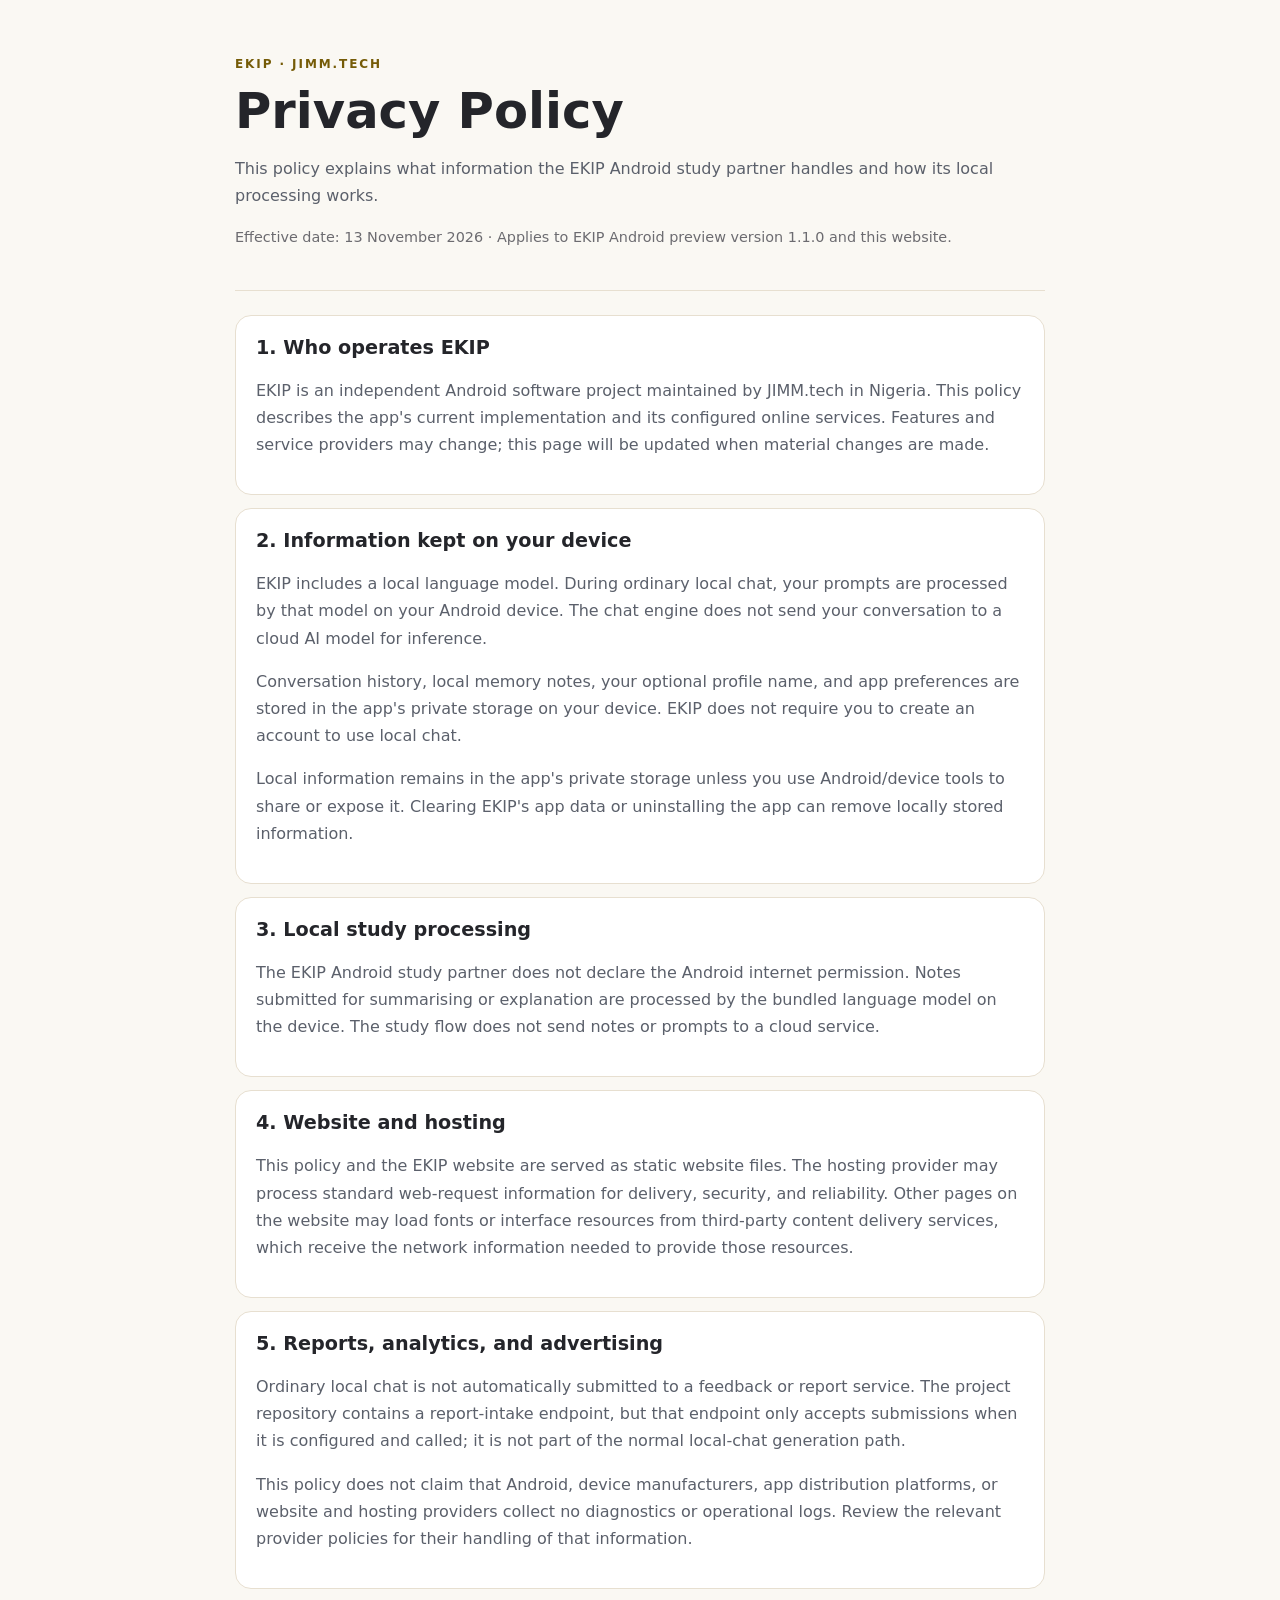
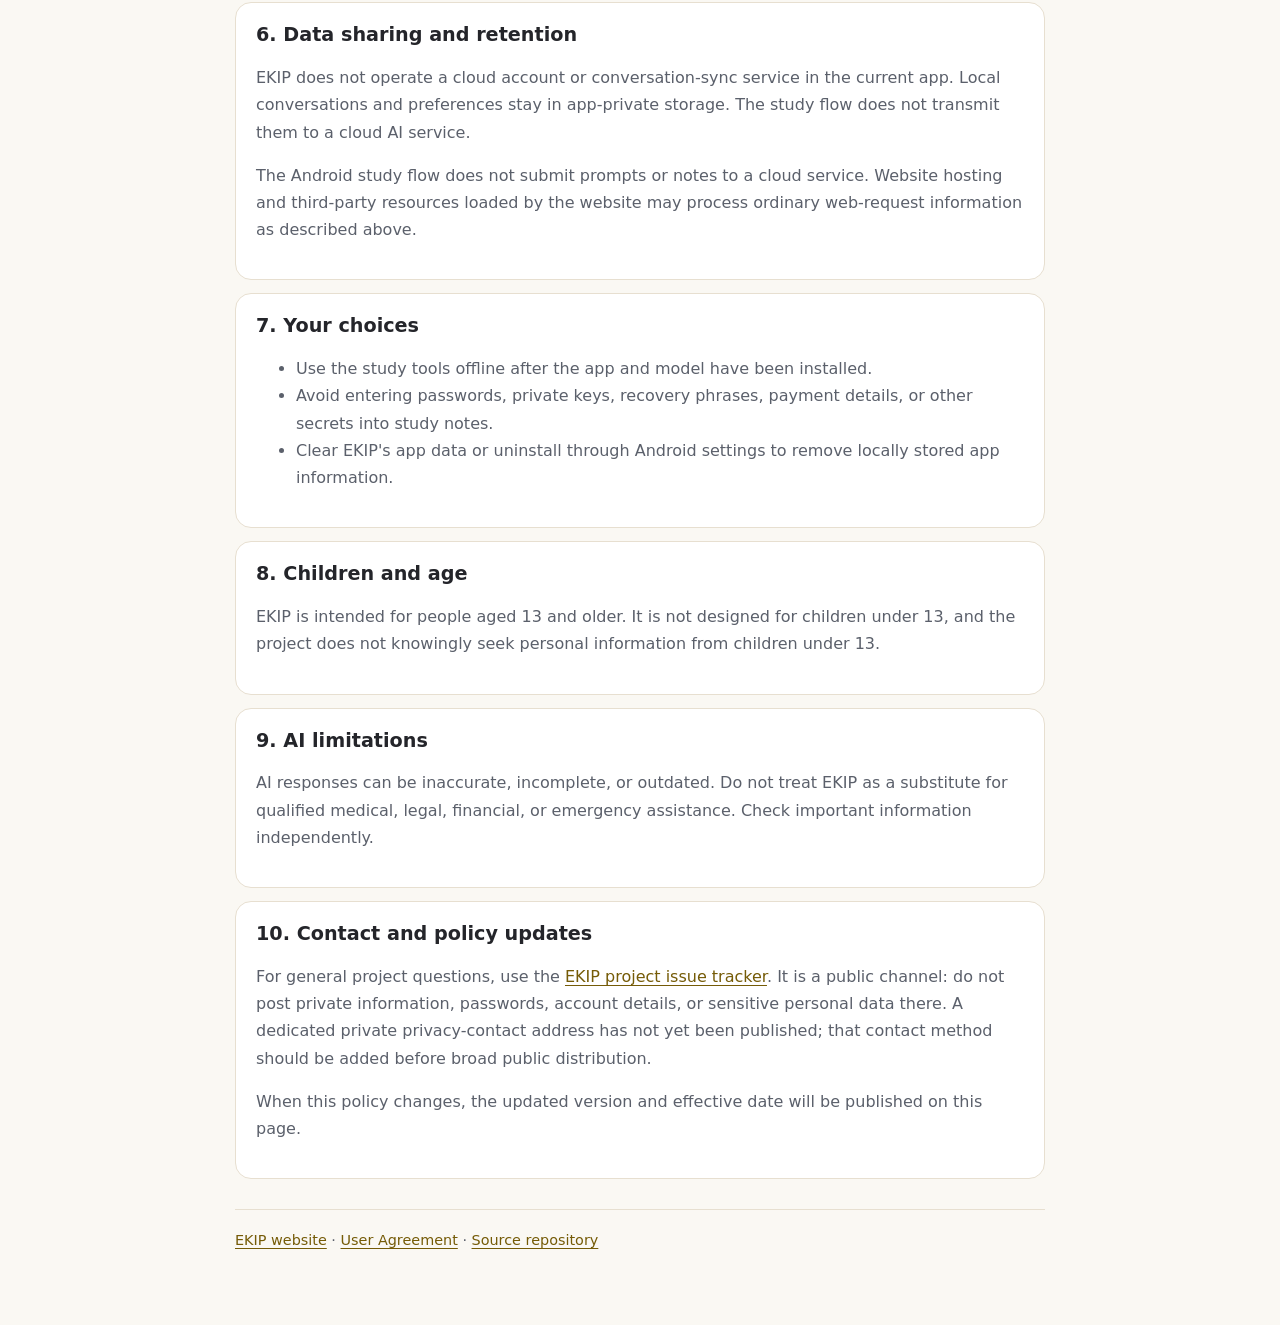
<file: privacy.html>
<!doctype html>
<html lang="en">
<head>
  <meta charset="utf-8">
  <meta name="viewport" content="width=device-width,initial-scale=1">
  <meta name="theme-color" content="#faf8f3">
  <meta name="description" content="EKIP Privacy Policy: how the Android study partner handles information processed on your device.">
  <title>Privacy Policy — EKIP</title>
  <style>
    :root{color-scheme:light;--paper:#faf8f3;--card:#fff;--ink:#24252a;--muted:#5b606b;--gold:#755b07;--line:#e7dfd0}
    *{box-sizing:border-box}body{margin:0;background:var(--paper);color:var(--ink);font:16px/1.7 Inter,system-ui,-apple-system,"Segoe UI",sans-serif}
    main{max-width:850px;margin:0 auto;padding:36px 20px 72px}header{padding:18px 0 26px;border-bottom:1px solid var(--line);margin-bottom:24px}
    .brand{font-weight:800;letter-spacing:.16em;color:var(--gold);font-size:.75rem}h1{font-size:clamp(2.1rem,7vw,3.1rem);line-height:1.1;margin:.6rem 0}
    h2{font-size:1.2rem;line-height:1.3;margin:0 0 8px}p,li{color:var(--muted)}.date{font-size:.9rem;color:#6c6b70}
    section{background:var(--card);border:1px solid var(--line);border-radius:16px;padding:20px;margin:13px 0}
    a{color:var(--gold);text-underline-offset:3px}footer{border-top:1px solid var(--line);margin-top:30px;padding-top:18px;color:var(--muted);font-size:.9rem}
    code{overflow-wrap:anywhere;background:#f1ede4;padding:2px 5px;border-radius:5px}
  </style>
</head>
<body>
<main>
  <header>
    <div class="brand">EKIP · JIMM.TECH</div>
    <h1>Privacy Policy</h1>
    <p>This policy explains what information the EKIP Android study partner handles and how its local processing works.</p>
    <p class="date">Effective date: 13 November 2026 · Applies to EKIP Android preview version 1.1.0 and this website.</p>
  </header>

  <section>
    <h2>1. Who operates EKIP</h2>
    <p>EKIP is an independent Android software project maintained by JIMM.tech in Nigeria. This policy describes the app's current implementation and its configured online services. Features and service providers may change; this page will be updated when material changes are made.</p>
  </section>

  <section>
    <h2>2. Information kept on your device</h2>
    <p>EKIP includes a local language model. During ordinary local chat, your prompts are processed by that model on your Android device. The chat engine does not send your conversation to a cloud AI model for inference.</p>
    <p>Conversation history, local memory notes, your optional profile name, and app preferences are stored in the app's private storage on your device. EKIP does not require you to create an account to use local chat.</p>
    <p>Local information remains in the app's private storage unless you use Android/device tools to share or expose it. Clearing EKIP's app data or uninstalling the app can remove locally stored information.</p>
  </section>

  <section>
    <h2>3. Local study processing</h2>
    <p>The EKIP Android study partner does not declare the Android internet permission. Notes submitted for summarising or explanation are processed by the bundled language model on the device. The study flow does not send notes or prompts to a cloud service.</p>
  </section>

  <section>
    <h2>4. Website and hosting</h2>
    <p>This policy and the EKIP website are served as static website files. The hosting provider may process standard web-request information for delivery, security, and reliability. Other pages on the website may load fonts or interface resources from third-party content delivery services, which receive the network information needed to provide those resources.</p>
  </section>

  <section>
    <h2>5. Reports, analytics, and advertising</h2>
    <p>Ordinary local chat is not automatically submitted to a feedback or report service. The project repository contains a report-intake endpoint, but that endpoint only accepts submissions when it is configured and called; it is not part of the normal local-chat generation path.</p>
    <p>This policy does not claim that Android, device manufacturers, app distribution platforms, or website and hosting providers collect no diagnostics or operational logs. Review the relevant provider policies for their handling of that information.</p>
  </section>

  <section>
    <h2>6. Data sharing and retention</h2>
    <p>EKIP does not operate a cloud account or conversation-sync service in the current app. Local conversations and preferences stay in app-private storage. The study flow does not transmit them to a cloud AI service.</p>
    <p>The Android study flow does not submit prompts or notes to a cloud service. Website hosting and third-party resources loaded by the website may process ordinary web-request information as described above.</p>
  </section>

  <section>
    <h2>7. Your choices</h2>
    <ul>
      <li>Use the study tools offline after the app and model have been installed.</li>
      <li>Avoid entering passwords, private keys, recovery phrases, payment details, or other secrets into study notes.</li>
      <li>Clear EKIP's app data or uninstall through Android settings to remove locally stored app information.</li>
    </ul>
  </section>

  <section>
    <h2>8. Children and age</h2>
    <p>EKIP is intended for people aged 13 and older. It is not designed for children under 13, and the project does not knowingly seek personal information from children under 13.</p>
  </section>

  <section>
    <h2>9. AI limitations</h2>
    <p>AI responses can be inaccurate, incomplete, or outdated. Do not treat EKIP as a substitute for qualified medical, legal, financial, or emergency assistance. Check important information independently.</p>
  </section>

  <section>
    <h2>10. Contact and policy updates</h2>
    <p>For general project questions, use the <a href="https://github.com/jarumba-code/qwen-pocket-/issues">EKIP project issue tracker</a>. It is a public channel: do not post private information, passwords, account details, or sensitive personal data there. A dedicated private privacy-contact address has not yet been published; that contact method should be added before broad public distribution.</p>
    <p>When this policy changes, the updated version and effective date will be published on this page.</p>
  </section>

  <footer>
    <a href="./index.html">EKIP website</a> · <a href="./terms.html">User Agreement</a> · <a href="https://github.com/jarumba-code/qwen-pocket-">Source repository</a>
  </footer>
</main>
</body>
</html>
</file>
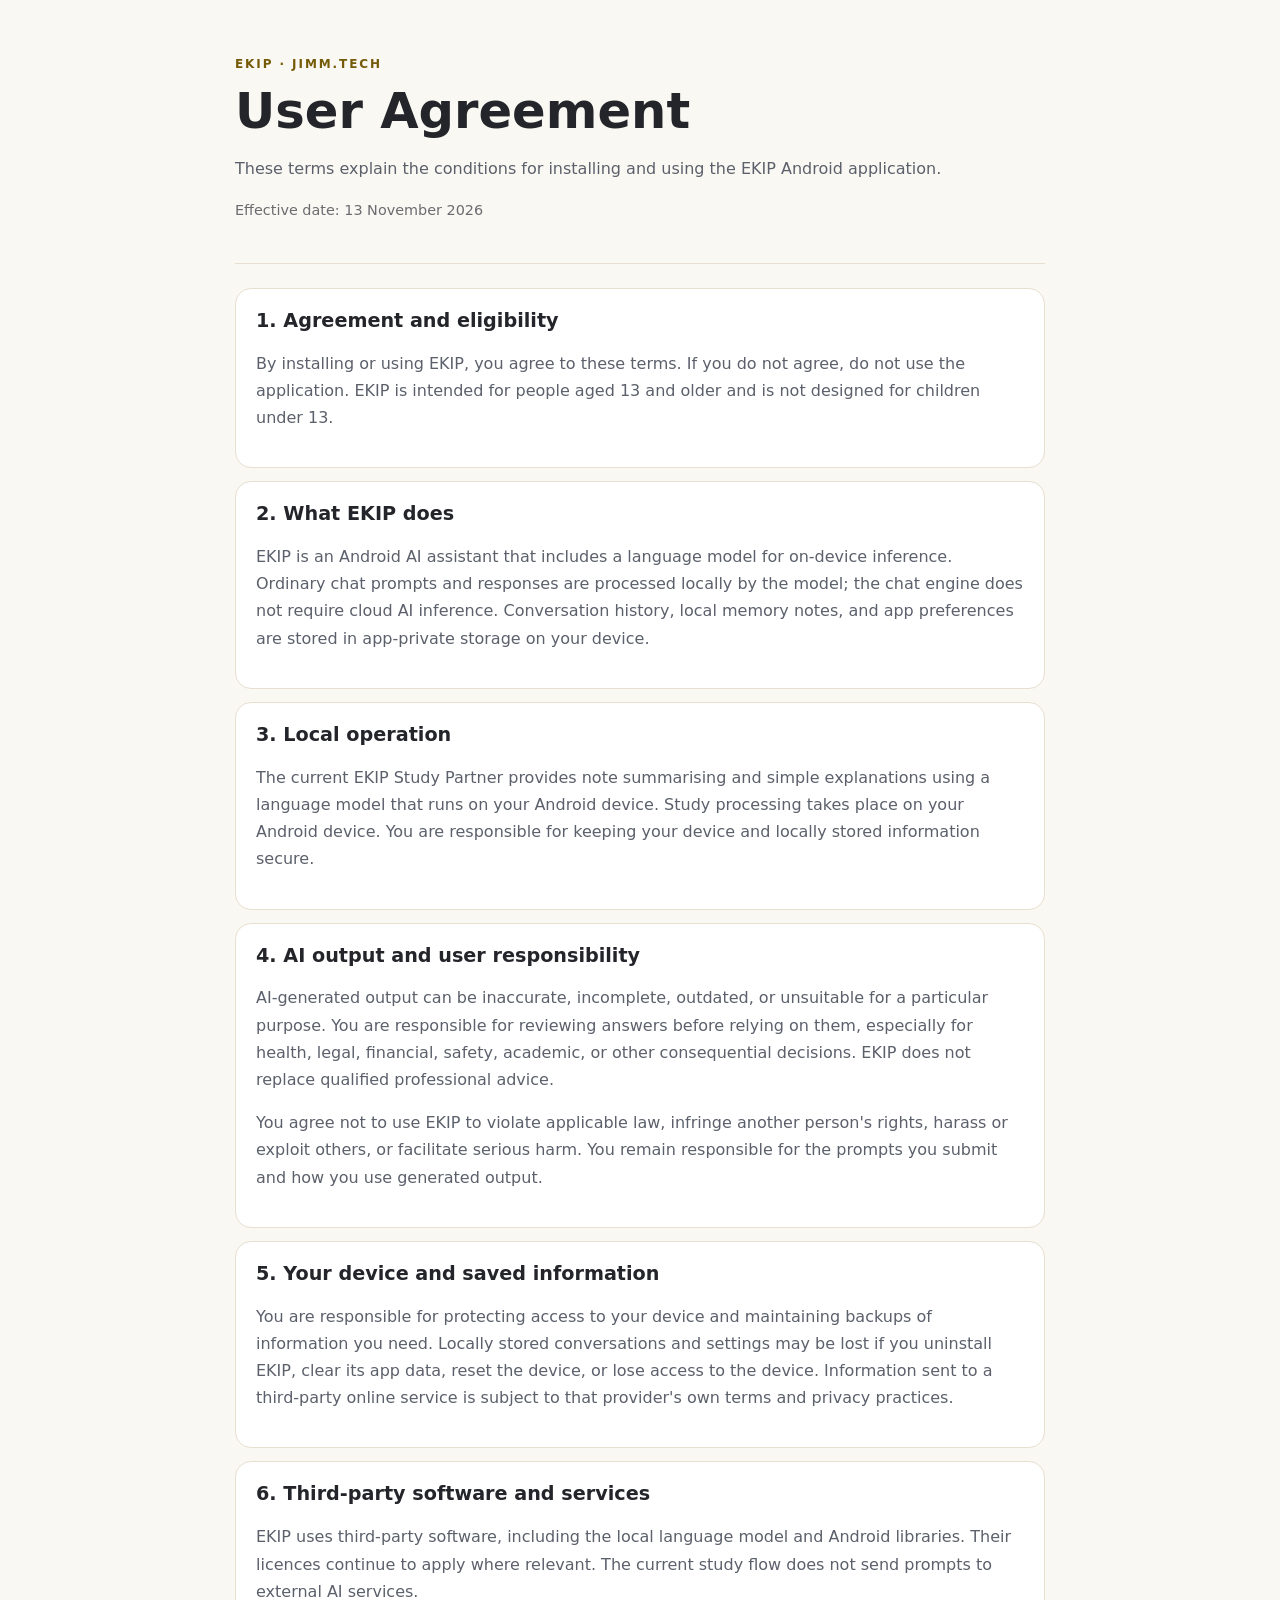
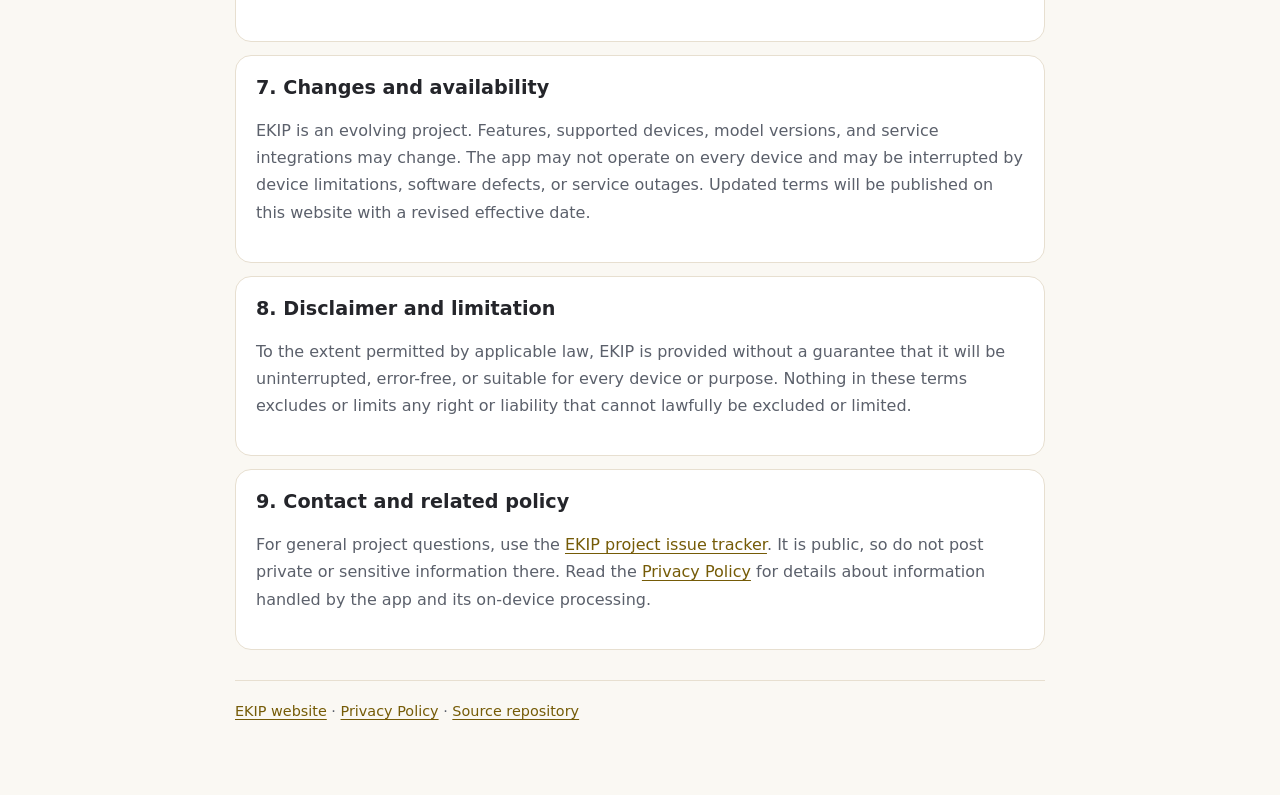
<file: terms.html>
<!doctype html>
<html lang="en">
<head>
  <meta charset="utf-8">
  <meta name="viewport" content="width=device-width,initial-scale=1">
  <meta name="theme-color" content="#faf8f3">
  <meta name="description" content="Terms for installing and using the EKIP Android application.">
  <title>User Agreement — EKIP</title>
  <style>
    :root{color-scheme:light;--paper:#faf8f3;--card:#fff;--ink:#24252a;--muted:#5b606b;--gold:#755b07;--line:#e7dfd0}
    *{box-sizing:border-box}body{margin:0;background:var(--paper);color:var(--ink);font:16px/1.7 Inter,system-ui,-apple-system,"Segoe UI",sans-serif}
    main{max-width:850px;margin:0 auto;padding:36px 20px 72px}header{padding:18px 0 26px;border-bottom:1px solid var(--line);margin-bottom:24px}
    .brand{font-weight:800;letter-spacing:.16em;color:var(--gold);font-size:.75rem}h1{font-size:clamp(2.1rem,7vw,3.1rem);line-height:1.1;margin:.6rem 0}
    h2{font-size:1.2rem;line-height:1.3;margin:0 0 8px}p,li{color:var(--muted)}.date{font-size:.9rem;color:#6c6b70}
    section{background:var(--card);border:1px solid var(--line);border-radius:16px;padding:20px;margin:13px 0}
    a{color:var(--gold);text-underline-offset:3px}footer{border-top:1px solid var(--line);margin-top:30px;padding-top:18px;color:var(--muted);font-size:.9rem}
  </style>
</head>
<body>
<main>
  <header>
    <div class="brand">EKIP · JIMM.TECH</div>
    <h1>User Agreement</h1>
    <p>These terms explain the conditions for installing and using the EKIP Android application.</p>
    <p class="date">Effective date: 13 November 2026</p>
  </header>

  <section>
    <h2>1. Agreement and eligibility</h2>
    <p>By installing or using EKIP, you agree to these terms. If you do not agree, do not use the application. EKIP is intended for people aged 13 and older and is not designed for children under 13.</p>
  </section>

  <section>
    <h2>2. What EKIP does</h2>
    <p>EKIP is an Android AI assistant that includes a language model for on-device inference. Ordinary chat prompts and responses are processed locally by the model; the chat engine does not require cloud AI inference. Conversation history, local memory notes, and app preferences are stored in app-private storage on your device.</p>
  </section>

  <section>
    <h2>3. Local operation</h2>
    <p>The current EKIP Study Partner provides note summarising and simple explanations using a language model that runs on your Android device. Study processing takes place on your Android device. You are responsible for keeping your device and locally stored information secure.</p>
  </section>

  <section>
    <h2>4. AI output and user responsibility</h2>
    <p>AI-generated output can be inaccurate, incomplete, outdated, or unsuitable for a particular purpose. You are responsible for reviewing answers before relying on them, especially for health, legal, financial, safety, academic, or other consequential decisions. EKIP does not replace qualified professional advice.</p>
    <p>You agree not to use EKIP to violate applicable law, infringe another person's rights, harass or exploit others, or facilitate serious harm. You remain responsible for the prompts you submit and how you use generated output.</p>
  </section>

  <section>
    <h2>5. Your device and saved information</h2>
    <p>You are responsible for protecting access to your device and maintaining backups of information you need. Locally stored conversations and settings may be lost if you uninstall EKIP, clear its app data, reset the device, or lose access to the device. Information sent to a third-party online service is subject to that provider's own terms and privacy practices.</p>
  </section>

  <section>
    <h2>6. Third-party software and services</h2>
    <p>EKIP uses third-party software, including the local language model and Android libraries. Their licences continue to apply where relevant. The current study flow does not send prompts to external AI services.</p>
  </section>

  <section>
    <h2>7. Changes and availability</h2>
    <p>EKIP is an evolving project. Features, supported devices, model versions, and service integrations may change. The app may not operate on every device and may be interrupted by device limitations, software defects, or service outages. Updated terms will be published on this website with a revised effective date.</p>
  </section>

  <section>
    <h2>8. Disclaimer and limitation</h2>
    <p>To the extent permitted by applicable law, EKIP is provided without a guarantee that it will be uninterrupted, error-free, or suitable for every device or purpose. Nothing in these terms excludes or limits any right or liability that cannot lawfully be excluded or limited.</p>
  </section>

  <section>
    <h2>9. Contact and related policy</h2>
    <p>For general project questions, use the <a href="https://github.com/jarumba-code/qwen-pocket-/issues">EKIP project issue tracker</a>. It is public, so do not post private or sensitive information there. Read the <a href="./privacy.html">Privacy Policy</a> for details about information handled by the app and its on-device processing.</p>
  </section>

  <footer><a href="./index.html">EKIP website</a> · <a href="./privacy.html">Privacy Policy</a> · <a href="https://github.com/jarumba-code/qwen-pocket-">Source repository</a></footer>
</main>
</body>
</html>
</file>
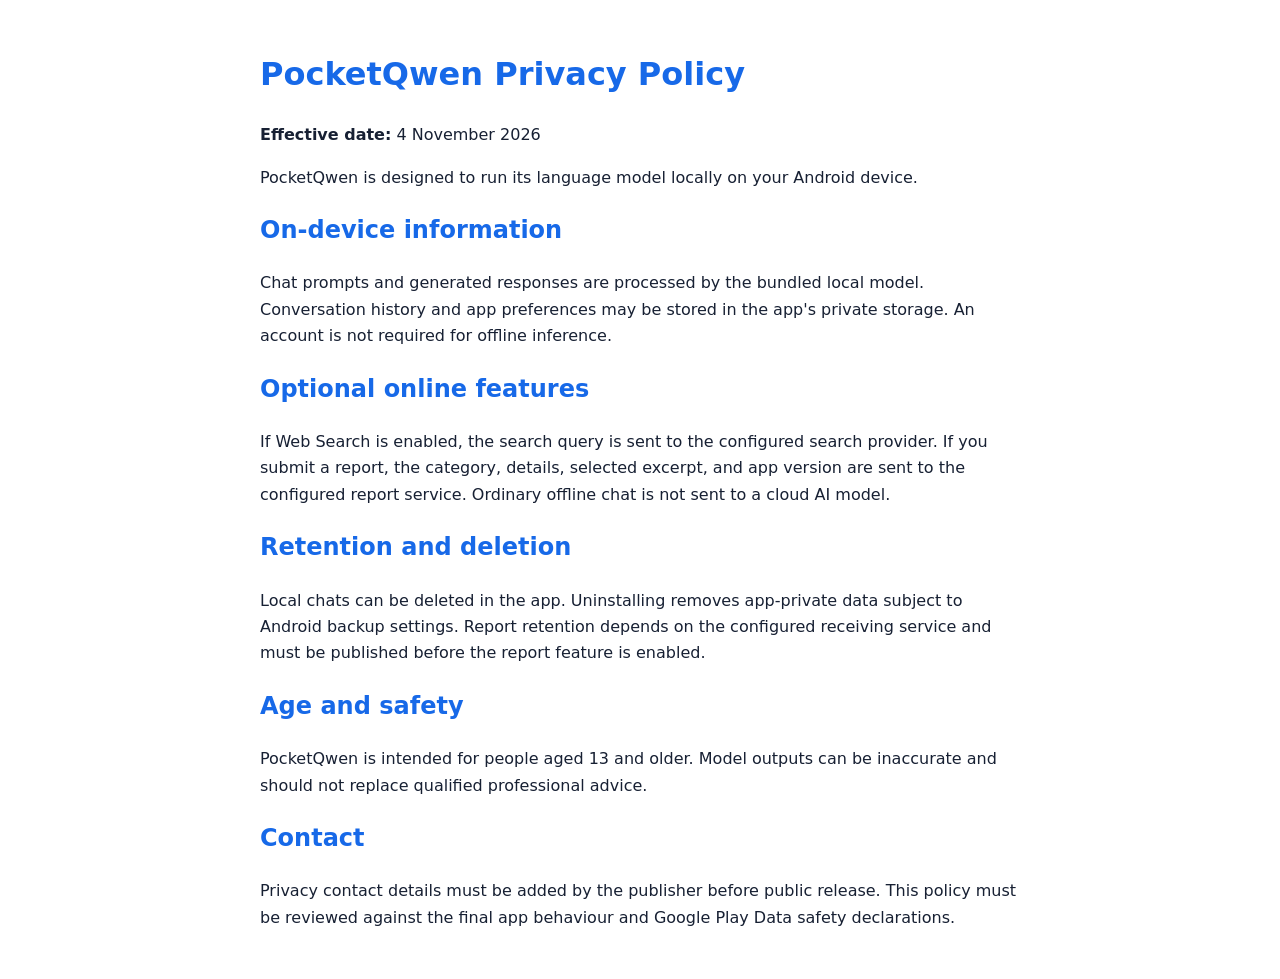
<file: docs/privacy.html>
<!doctype html>
<html lang="en"><head><meta charset="utf-8"><meta name="viewport" content="width=device-width,initial-scale=1"><title>PocketQwen Privacy Policy</title><style>body{font:16px/1.65 system-ui,sans-serif;max-width:760px;margin:48px auto;padding:0 20px;color:#172033}h1,h2{color:#1769e8}a{color:#1769e8}</style></head><body><h1>PocketQwen Privacy Policy</h1><p><strong>Effective date:</strong> 4 November 2026</p><p>PocketQwen is designed to run its language model locally on your Android device.</p><h2>On-device information</h2><p>Chat prompts and generated responses are processed by the bundled local model. Conversation history and app preferences may be stored in the app's private storage. An account is not required for offline inference.</p><h2>Optional online features</h2><p>If Web Search is enabled, the search query is sent to the configured search provider. If you submit a report, the category, details, selected excerpt, and app version are sent to the configured report service. Ordinary offline chat is not sent to a cloud AI model.</p><h2>Retention and deletion</h2><p>Local chats can be deleted in the app. Uninstalling removes app-private data subject to Android backup settings. Report retention depends on the configured receiving service and must be published before the report feature is enabled.</p><h2>Age and safety</h2><p>PocketQwen is intended for people aged 13 and older. Model outputs can be inaccurate and should not replace qualified professional advice.</p><h2>Contact</h2><p>Privacy contact details must be added by the publisher before public release. This policy must be reviewed against the final app behaviour and Google Play Data safety declarations.</p></body></html>
</file>
